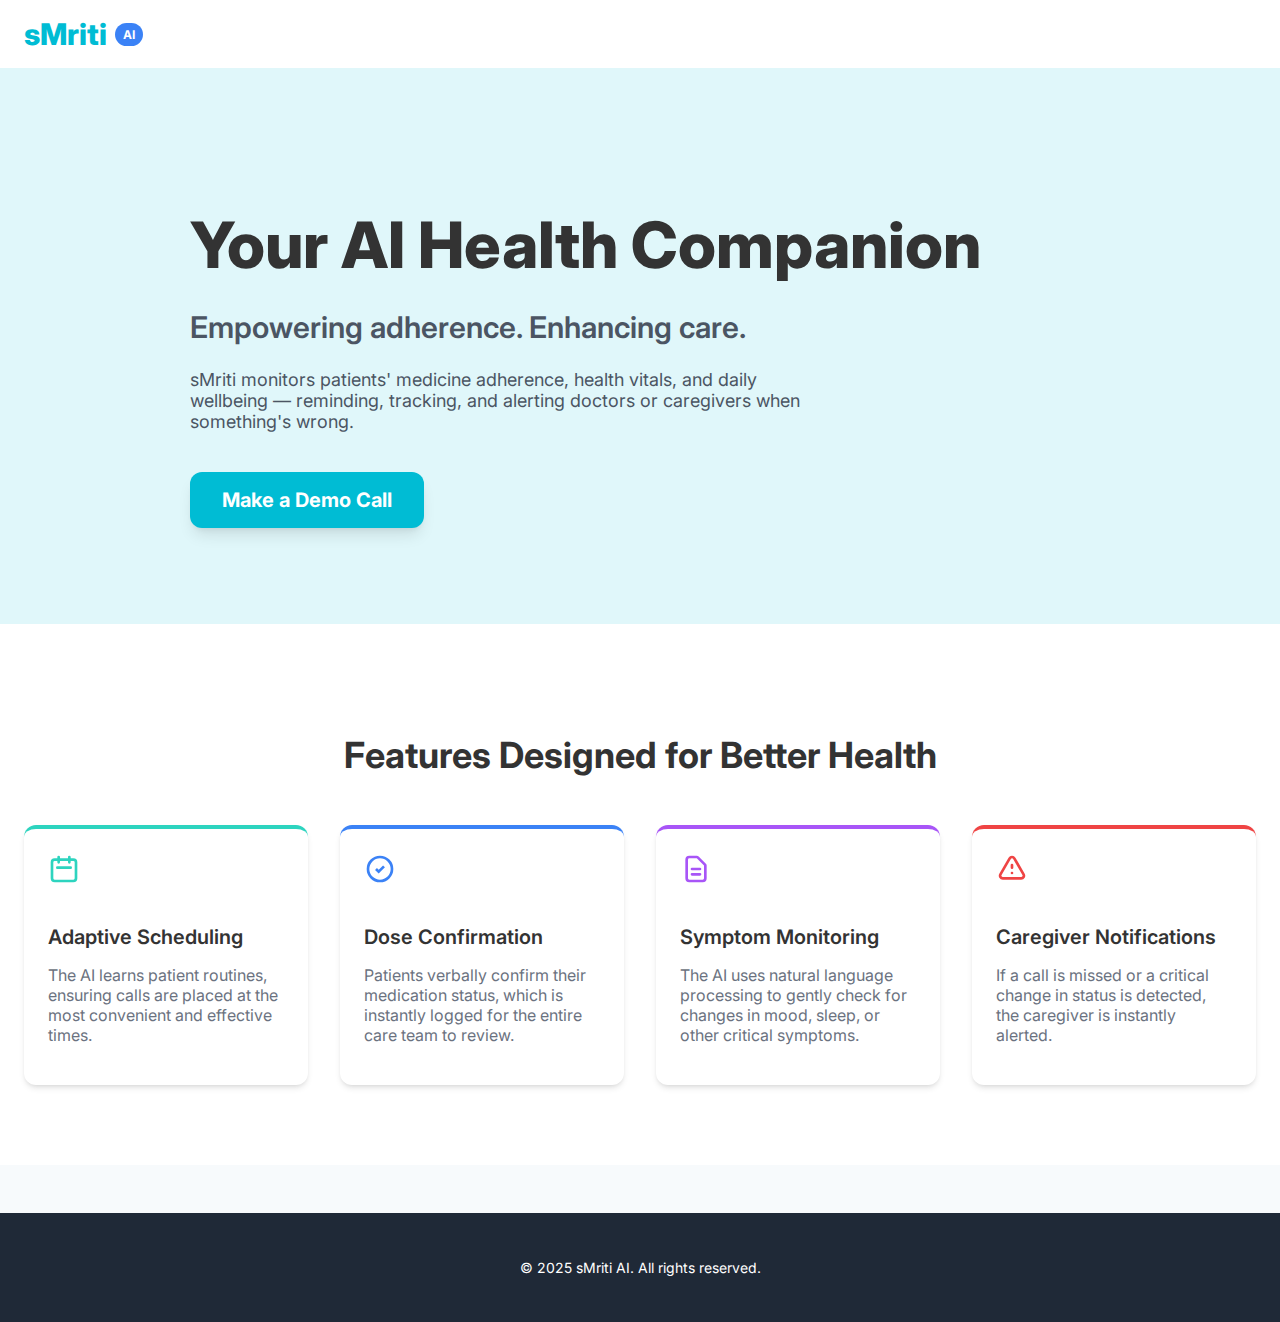
<file: index.html>
<!DOCTYPE html>
<html lang="en">
<head>
    <meta charset="UTF-8">
    <meta name="viewport" content="width=device-width, initial-scale=1.0">
    <title>sMriti AI - Automated Patient Calling</title>
    <link href="https://fonts.googleapis.com/css2?family=Inter:wght@400;600;700;800&display=swap" rel="stylesheet">
    <link rel="stylesheet" href="css/style.css"> 
</head>
<body>

    <header class="header">
        <div class="container header-content">
            <div style="display: flex; align-items: center; gap: 0.5rem;">
                <span class="logo-text text-accent">sMriti</span>
                <span class="ai-badge">AI</span>
            </div>
            <nav class="nav" style="display: none;">
                <a href="#">Home</a>
                <a href="#features">About</a>
                <button class="login-btn login-btn-color">
                    Doctor/Caregiver Login
                    <svg xmlns="http://www.w3.org/2000/svg" viewBox="0 0 20 20" fill="currentColor">
                        <path fill-rule="evenodd" d="M10 9a3 3 0 100-6 3 3 0 000 6zm-7 9a7 7 0 1114 0H3z" clip-rule="evenodd" />
                    </svg>
                </button>
            </nav>
        </div>
    </header>

    <section class="hero-bg hero-section">
        <div class="container" style="max-width: 900px;">
            <h1 class="hero-heading">
                Your AI Health Companion
            </h1>
            <h2 class="hero-subheading">
                Empowering adherence. Enhancing care.
            </h2>
            <p class="hero-description">
                sMriti monitors patients' medicine adherence, health vitals, and daily wellbeing — reminding, tracking, and alerting doctors or caregivers when something's wrong.
            </p>

            <a href="demo.html" class="btn-demo bg-accent">
                Make a Demo Call
            </a>
        </div>
    </section>

    <section id="features" class="features-section">
        <div class="container">
            <h2 class="section-title">Features Designed for Better Health</h2>

            <div class="feature-grid">

                <div class="feature-card border-teal">
                    <div style="color: #2dd4bf;">
                        <svg class="card-icon" xmlns="http://www.w3.org/2000/svg" fill="none" viewBox="0 0 24 24" stroke="currentColor" stroke-width="2">
                            <path stroke-linecap="round" stroke-linejoin="round" d="M8 7V3m8 4V3m-9 8h10M5 21h14a2 2 0 002-2V7a2 2 0 00-2-2H5a2 2 0 00-2 2v12a2 2 0 002 2z" />
                        </svg>
                    </div>
                    <h3 class="card-title">Adaptive Scheduling</h3>
                    <p class="card-text">The AI learns patient routines, ensuring calls are placed at the most convenient and effective times.</p>
                </div>

                <div class="feature-card border-blue">
                    <div style="color: #3b82f6;">
                        <svg class="card-icon" xmlns="http://www.w3.org/2000/svg" fill="none" viewBox="0 0 24 24" stroke="currentColor" stroke-width="2">
                            <path d="M9 12l2 2 4-4m6 2a9 9 0 11-18 0 9 9 0 0118 0z" />
                        </svg>
                    </div>
                    <h3 class="card-title">Dose Confirmation</h3>
                    <p class="card-text">Patients verbally confirm their medication status, which is instantly logged for the entire care team to review.</p>
                </div>

                <div class="feature-card border-purple">
                    <div style="color: #a855f7;">
                        <svg class="card-icon" xmlns="http://www.w3.org/2000/svg" fill="none" viewBox="0 0 24 24" stroke="currentColor" stroke-width="2">
                            <path stroke-linecap="round" stroke-linejoin="round" d="M9 12h6m-6 4h6m2 5H7a2 2 0 01-2-2V5a2 2 0 012-2h5.586a1 1 0 01.707.293l5.414 5.414a1 1 0 01.293.707V19a2 2 0 01-2 2z" />
                        </svg>
                    </div>
                    <h3 class="card-title">Symptom Monitoring</h3>
                    <p class="card-text">The AI uses natural language processing to gently check for changes in mood, sleep, or other critical symptoms.</p>
                </div>

                <div class="feature-card border-red">
                    <div style="color: #ef4444;">
                        <svg class="card-icon" xmlns="http://www.w3.org/2000/svg" fill="none" viewBox="0 0 24 24" stroke="currentColor" stroke-width="2">
                            <path stroke-linecap="round" stroke-linejoin="round" d="M12 9v2m0 4h.01m-6.938 4h13.856c1.54 0 2.502-1.667 1.732-3L13.732 4c-.77-1.333-2.694-1.333-3.464 0L3.34 16c-.77 1.333.192 3 1.732 3z" />
                        </svg>
                    </div>
                    <h3 class="card-title">Caregiver Notifications</h3>
                    <p class="card-text">If a call is missed or a critical change in status is detected, the caregiver is instantly alerted.</p>
                </div>

            </div>
        </div>
    </section>

    <footer class="footer">
        <div class="container">
            <p class="footer-text">&copy; 2025 sMriti AI. All rights reserved.</p>
        </div>
    </footer>
    
</body>
</html>
</file>
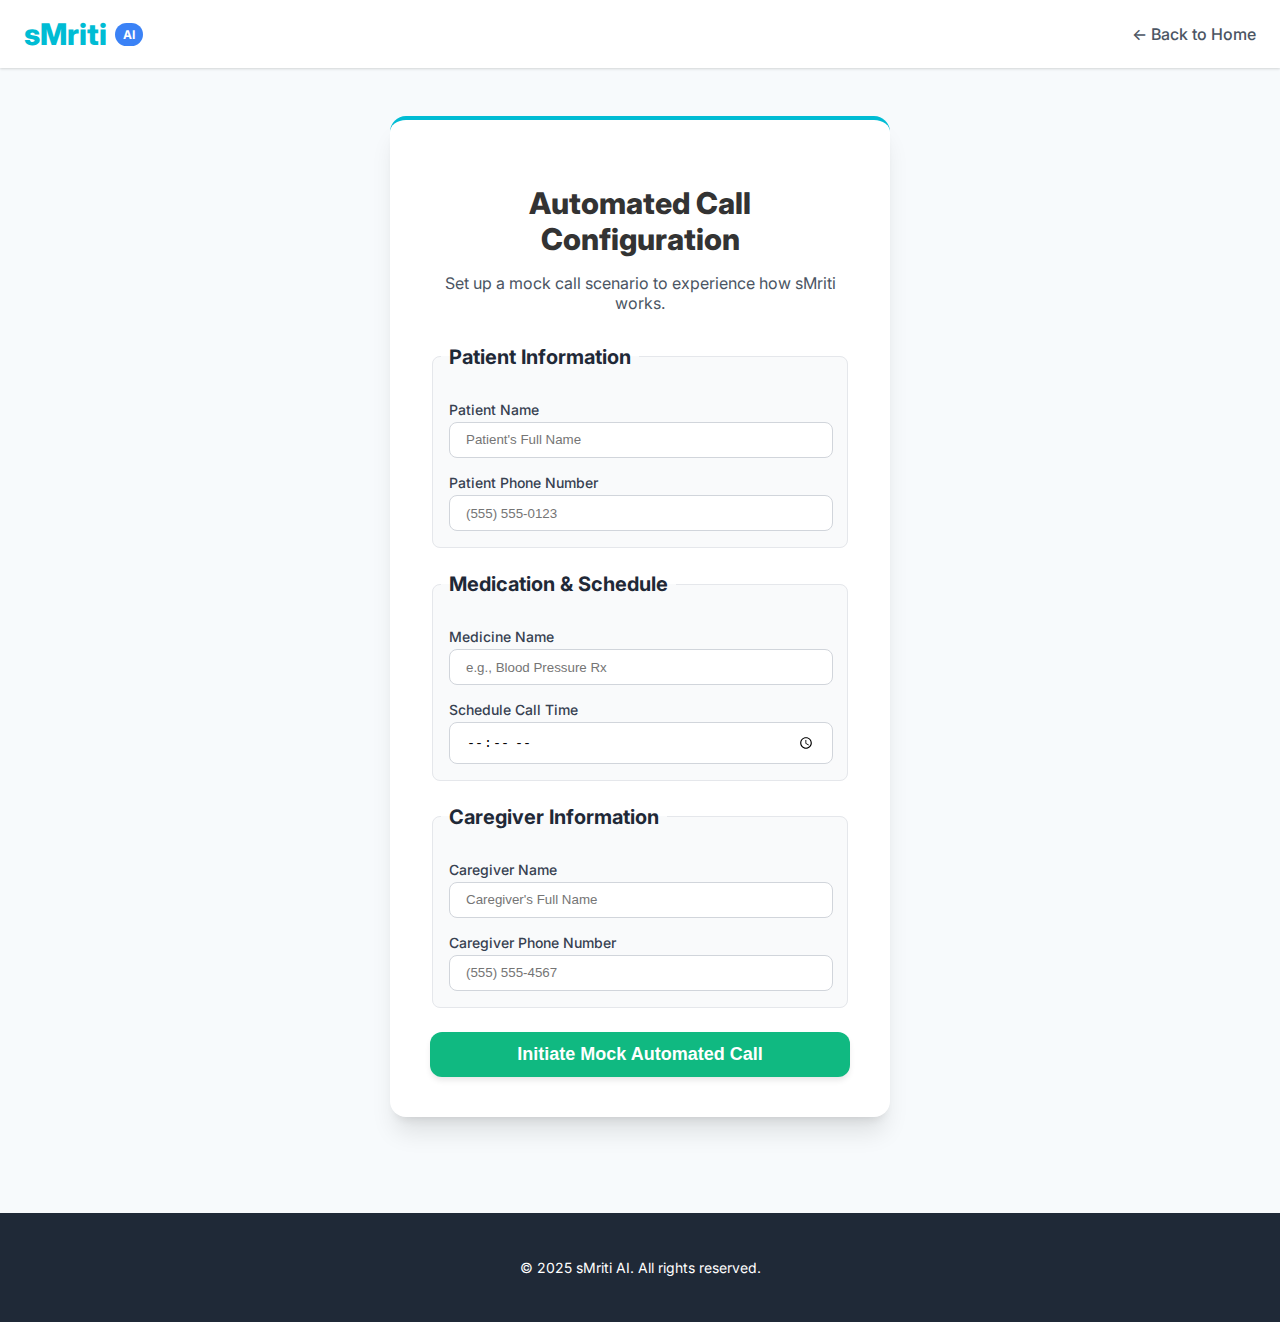
<file: demo.html>
<!DOCTYPE html>
<html lang="en">
<head>
    <meta charset="UTF-8">
    <meta name="viewport" content="width=device-width, initial-scale=1.0">
    <title>Schedule sMriti Demo</title>
    <link href="https://fonts.googleapis.com/css2?family=Inter:wght@400;500;600;700;800&display=swap" rel="stylesheet">
    <link rel="stylesheet" href="css/style.css"> 
</head>
<body>

    <header class="header">
        <div class="container header-content">
            <div style="display: flex; align-items: center; gap: 0.5rem;">
                <a href="index.html" style="text-decoration: none; display: flex; align-items: center; gap: 0.5rem;">
                    <span class="logo-text text-accent">sMriti</span>
                    <span class="ai-badge">AI</span>
                </a>
            </div>
            <a href="index.html" style="color: #4b5563; text-decoration: none; font-weight: 500;">
                &larr; Back to Home
            </a>
        </div>
    </header>

    <main class="main-content">
        <div class="container form-wrapper">
            <div class="form-card">
                <h2 class="form-title">
                    Automated Call Configuration
                </h2>
                <p class="form-subtitle">
                    Set up a mock call scenario to experience how sMriti works.
                </p>

                <form id="demoForm">

                    <fieldset class="form-group-section">
                        <legend class="form-legend">Patient Information</legend>
                        <div class="form-field">
                            <label for="patientName" class="form-label">Patient Name</label>
                            <input type="text" id="patientName" required class="form-input" placeholder="Patient's Full Name">
                        </div>
                        <div class="form-field">
                            <label for="patientPhone" class="form-label">Patient Phone Number</label>
                            <input type="tel" id="patientPhone" required class="form-input" placeholder="(555) 555-0123">
                        </div>
                    </fieldset>

                    <fieldset class="form-group-section">
                        <legend class="form-legend">Medication & Schedule</legend>
                        <div class="form-field">
                            <label for="medicineName" class="form-label">Medicine Name</label>
                            <input type="text" id="medicineName" required class="form-input" placeholder="e.g., Blood Pressure Rx">
                        </div>
                        <div class="form-field">
                            <label for="scheduleCall" class="form-label">Schedule Call Time</label>
                            <input type="time" id="scheduleCall" required class="form-input">
                        </div>
                    </fieldset>
                    
                    <fieldset class="form-group-section">
                        <legend class="form-legend">Caregiver Information</legend>
                        <div class="form-field">
                            <label for="caregiverName" class="form-label">Caregiver Name</label>
                            <input type="text" id="caregiverName" required class="form-input" placeholder="Caregiver's Full Name">
                        </div>
                        <div class="form-field">
                            <label for="caregiverPhone" class="form-label">Caregiver Phone Number</label>
                            <input type="tel" id="caregiverPhone" required class="form-input" placeholder="(555) 555-4567">
                        </div>
                    </fieldset>
                    
                    <button type="submit" class="btn-submit">
                        Initiate Mock Automated Call
                    </button>
                    
                    <div id="confirmationMessage" class="confirmation-message bg-green-light border-green text-green hidden">
                    </div>

                </form>
            </div>
        </div>
    </main>

    <footer class="footer">
        <div class="container">
            <p class="footer-text">&copy; 2025 sMriti AI. All rights reserved.</p>
        </div>
    </footer>

    <script>
        document.getElementById('demoForm').addEventListener('submit', function(e) {
            e.preventDefault();

            const patientName = document.getElementById('patientName').value;
            const medicineName = document.getElementById('medicineName').value;
            const scheduleCall = document.getElementById('scheduleCall').value;

            // Display confirmation message 
            console.log("--- Mock Call Scheduled ---");
            console.log(`Patient: ${patientName}, Medicine: ${medicineName}, Time: ${scheduleCall}`);
            

            const confirmationDiv = document.getElementById('confirmationMessage');
            confirmationDiv.innerHTML = `Mock call for <strong>${patientName}</strong> regarding <strong>${medicineName}</strong> scheduled for <strong>${scheduleCall}</strong>. The AI will simulate the call soon!`;
            confirmationDiv.classList.remove('hidden');
        });
    </script>
</body>
</html>
</file>
<file: css/style.css>
/* --- Global Reset and Font --- */
html, body {
    height: 100%;
    margin: 0;
    padding: 0;
}

body {
    font-family: 'Inter', sans-serif;
    background-color: #f7fafc; /* Light gray background */
    color: #333;
    display: flex;
    flex-direction: column; 
}

.container {
    max-width: 1280px;
    margin: 0 auto;
    padding: 0 1.5rem; 
}

/* --- Colors --- */
.text-accent { color: #00bcd4; }
.bg-accent { background-color: #00bcd4; }
.hero-bg { background-color: #e0f7fa; }
.login-btn-color { background-color: #48bb78; }
.text-green { color: #10b981; } 
.bg-green-light { background-color: #ecfdf5; }
.border-green { border-color: #34d399; }

/* --- Header --- */
.header {
    background-color: white;
    box-shadow: 0 1px 3px 0 rgba(0, 0, 0, 0.1), 0 1px 2px 0 rgba(0, 0, 0, 0.06);
    padding: 1rem 0;
}

.header-content {
    display: flex;
    justify-content: space-between;
    align-items: center;
}

.logo-text {
    font-size: 1.875rem; 
    font-weight: 800;
}

.ai-badge {
    font-size: 0.75rem; 
    font-weight: 700;
    padding: 0.25rem 0.5rem;
    background-color: #3b82f6; 
    color: white;
    border-radius: 9999px; 
}

.nav a {
    color: #4b5563;
    text-decoration: none;
    padding: 0.5rem 0;
    transition: color 0.3s;
}

.nav a:hover {
    color: #00bcd4;
}

.login-btn {
    display: flex;
    align-items: center;
    padding: 0.5rem 1rem;
    border-radius: 0.5rem;
    color: white;
    font-weight: 600;
    box-shadow: 0 4px 6px -1px rgba(0, 0, 0, 0.1), 0 2px 4px -2px rgba(0, 0, 0, 0.1);
    transition: background-color 0.3s;
}

.login-btn:hover {
    background-color: #38a169;
}

.login-btn svg {
    height: 1.25rem;
    width: 1.25rem;
    margin-left: 0.5rem;
}

/* --- Hero Section --- */
.hero-section {
    padding: 6rem 0;
}

.hero-heading {
    font-size: 3rem; 
    font-weight: 800;
    line-height: 1.2;
    margin-bottom: 1rem;
    max-width: 800px;
}

.hero-subheading {
    font-size: 1.875rem; 
    font-weight: 600;
    color: #4b5563;
    margin-bottom: 1.5rem;
}

.hero-description {
    font-size: 1.125rem;
    color: #4b5563;
    margin-bottom: 2.5rem;
    max-width: 640px;
}

.btn-demo {
    display: inline-block;
    padding: 1rem 2rem;
    font-size: 1.25rem;
    font-weight: 700;
    color: white;
    border-radius: 0.75rem;
    box-shadow: 0 10px 15px -3px rgba(0, 0, 0, 0.1), 0 4px 6px -4px rgba(0, 0, 0, 0.1);
    transition: all 0.3s;
    text-decoration: none;
}

.btn-demo:hover {
    background-color: #0097a7;
    transform: scale(1.05);
}

/* --- Features Section --- */
.features-section {
    padding: 5rem 0;
    background-color: white;
}

.section-title {
    font-size: 2.25rem;
    font-weight: 700;
    text-align: center;
    margin-bottom: 3rem;
}

.feature-grid {
    display: grid;
    grid-template-columns: repeat(1, minmax(0, 1fr));
    gap: 2rem;
}

.feature-card {
    background-color: white;
    padding: 1.5rem;
    border-radius: 0.75rem;
    box-shadow: 0 4px 6px -1px rgba(0, 0, 0, 0.1), 0 2px 4px -2px rgba(0, 0, 0, 0.1);
    transition: box-shadow 0.3s;
    border-top-width: 4px;
    border-top-style: solid;
}

.feature-card:hover {
    box-shadow: 0 10px 15px -3px rgba(0, 0, 0, 0.1), 0 4px 6px -4px rgba(0, 0, 0, 0.1);
}

.card-icon {
    width: 2rem;
    height: 2rem;
    margin-bottom: 1rem;
}

.card-title {
    font-size: 1.25rem;
    font-weight: 600;
    margin-bottom: 0.5rem;
}

.card-text {
    color: #6b7280; 
}

/* Feature specific border colors */
.border-teal { border-color: #2dd4bf; }
.border-blue { border-color: #3b82f6; }
.border-purple { border-color: #a855f7; }
.border-red { border-color: #ef4444; }

/* --- Footer --- */
.footer {
    background-color: #1f2937; 
    color: white;
    padding: 2rem 0;
    margin-top: 3rem;
}

.footer-text {
    text-align: center;
    font-size: 0.875rem;
}


/* --- Form Page Specific Styles --- */
.main-content {
    flex-grow: 1;
    display: flex;
    align-items: center;
    justify-content: center;
    padding: 3rem 0;
}

.form-wrapper {
    width: 100%;
    max-width: 500px;
}

.form-card {
    background-color: white;
    padding: 2.5rem;
    border-radius: 1rem;
    box-shadow: 0 20px 25px -5px rgba(0, 0, 0, 0.1), 0 8px 10px -6px rgba(0, 0, 0, 0.1);
    border-top: 4px solid #00bcd4; 
}

.form-title {
    font-size: 1.875rem;
    font-weight: 800;
    text-align: center;
    margin-bottom: 0.5rem;
}

.form-subtitle {
    text-align: center;
    color: #4b5563;
    margin-bottom: 2rem;
}

.form-group-section {
    border: 1px solid #e5e7eb;
    padding: 1rem;
    border-radius: 0.5rem;
    background-color: #f9fafb; 
    margin-bottom: 1.5rem;
}

.form-legend {
    font-size: 1.25rem;
    font-weight: 700;
    color: #1f2937;
    padding: 0 0.5rem;
    margin-left: -0.5rem;
}

.form-field {
    margin-top: 1rem;
    margin-right: 2rem;
}

.form-label {
    display: block;
    font-size: 0.875rem;
    font-weight: 500;
    color: #374151;
    margin-bottom: 0.25rem;
}

.form-input {
    width: 100%;
    padding: 0.6rem 1rem;
    border: 1px solid #d1d5db;
    border-radius: 0.5rem;
    transition: border-color 0.3s, box-shadow 0.3s;
}

.form-input:focus {
    border-color: #00bcd4;
    outline: 0;
    box-shadow: 0 0 0 3px rgba(0, 188, 212, 0.3);
}

.btn-submit {
    width: 100%;
    padding: 0.75rem;
    background-color: #10b981; 
    color: white;
    font-weight: 700;
    font-size: 1.125rem;
    border-radius: 0.75rem;
    box-shadow: 0 4px 6px -1px rgba(0, 0, 0, 0.1);
    transition: background-color 0.3s;
    border: none;
    cursor: pointer;
}

.btn-submit:hover {
    background-color: #059669;
}

.confirmation-message {
    text-align: center;
    padding: 0.75rem;
    border-radius: 0.5rem;
    font-weight: 600;
    border: 1px solid;
    margin-top: 1.5rem;
}

.hidden {
    display: none;
}

/* --- Responsive Adjustments --- */
@media (min-width: 768px) { 
    .feature-grid {
        grid-template-columns: repeat(2, minmax(0, 1fr));
    }
    .hero-heading {
        font-size: 4rem; 
    }
    .nav {
        display: flex;
        gap: 1.5rem; 
        align-items: center;
    }
}

@media (min-width: 1024px) { 
    .feature-grid {
        grid-template-columns: repeat(4, minmax(0, 1fr));
    }
}
</file>
